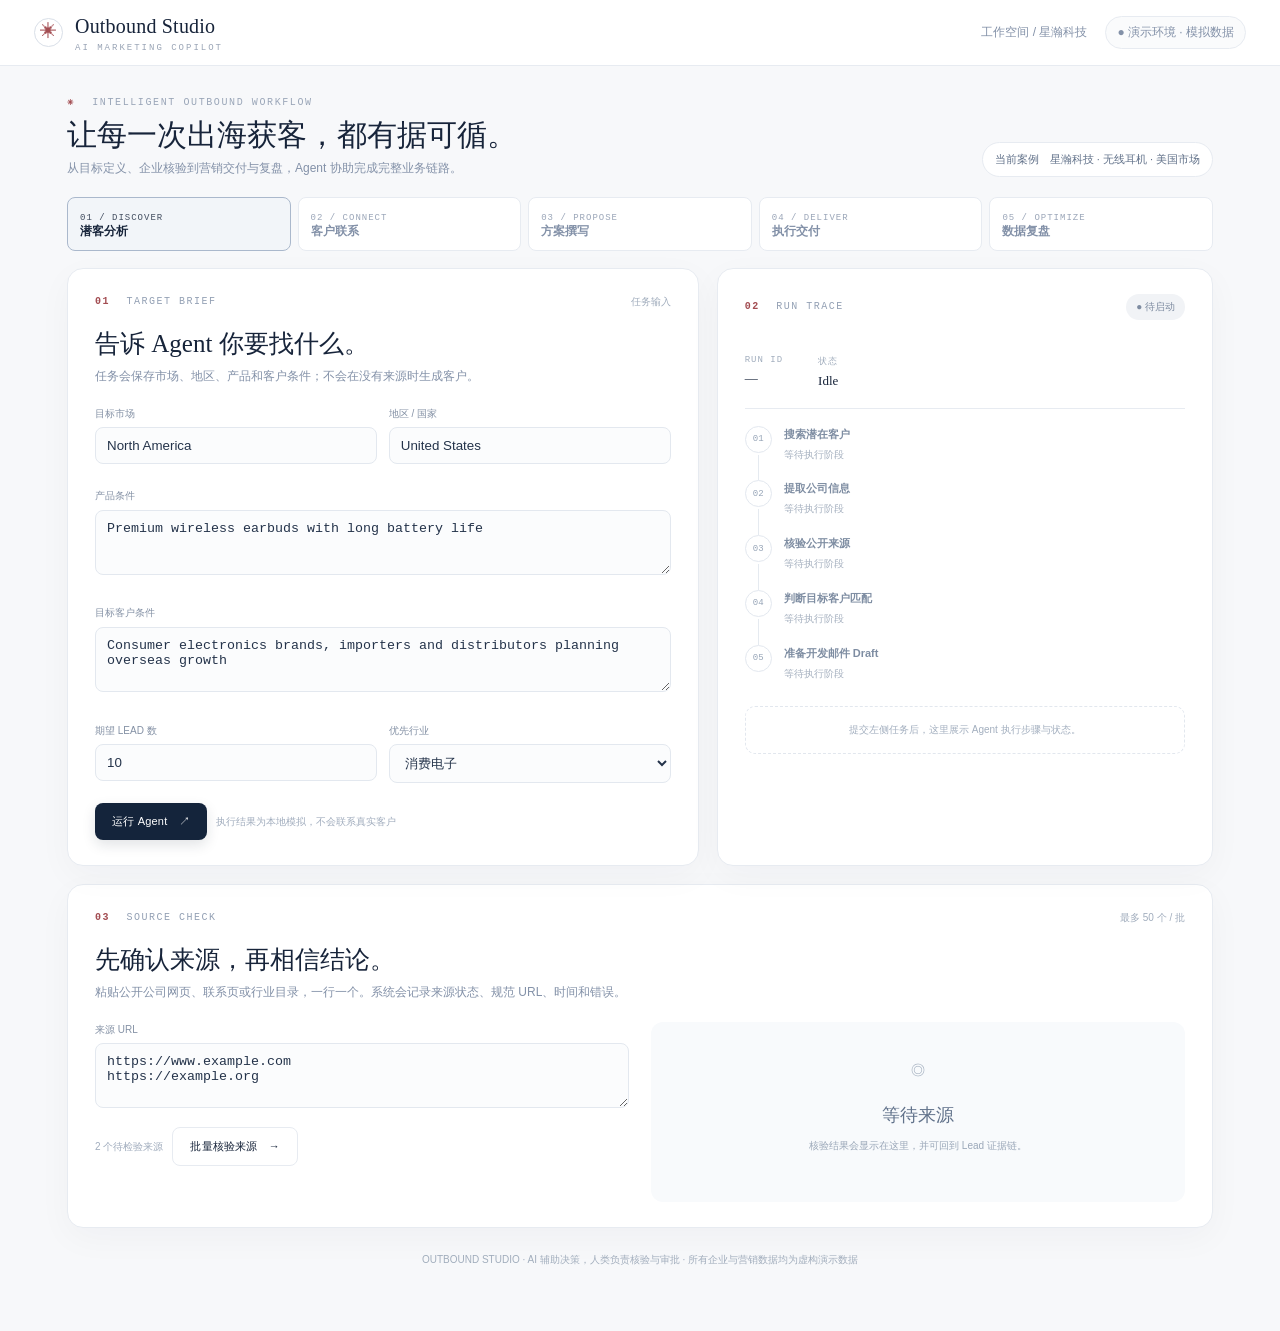
<file: reference/index.html>
<!doctype html>
<html lang="zh-CN">
<head>
<meta charset="utf-8"><meta name="viewport" content="width=device-width,initial-scale=1">
<title>Outbound Studio · AI 出海营销助手</title>
<style>
:root{--ink:#17243a;--muted:#8391a8;--line:#e7ebf1;--paper:#fff;--canvas:#f7f8fa;--navy:#14243b;--red:#a34d52;--blue:#4669a8;--pale:#f1f5fa;--green:#397d68}
*{box-sizing:border-box}body{margin:0;background:var(--canvas);color:var(--ink);font:14px/1.55 Inter,-apple-system,BlinkMacSystemFont,"Segoe UI","PingFang SC","Microsoft YaHei",sans-serif}
.shell{max-width:1440px;margin:auto;min-height:100vh}.top{height:66px;border-bottom:1px solid var(--line);background:#fff;display:flex;align-items:center;justify-content:space-between;padding:0 34px;position:sticky;top:0;z-index:5}
.logo{display:flex;align-items:center;gap:12px;font-family:Georgia,serif;font-size:20px;letter-spacing:.2px}.mark{width:29px;height:29px;border:1px solid #d9dfe8;border-radius:50%;display:grid;place-items:center;color:var(--red);font-size:17px}.logo small{display:block;font:9px/1.4 monospace;letter-spacing:2px;color:#9aa5b6}.topright{display:flex;align-items:center;gap:18px;color:var(--muted);font-size:12px}.status{border:1px solid var(--line);border-radius:20px;padding:6px 11px;background:#fafbfc}
main{max-width:1190px;margin:30px auto;padding:0 22px}.heading{display:flex;justify-content:space-between;align-items:end;margin-bottom:20px}.eyebrow{font:10px monospace;letter-spacing:1.6px;color:#9aa6b8}.eyebrow b{color:var(--red);margin-right:10px}.heading h1{font:30px/1.25 Georgia,"Songti SC",serif;font-weight:400;margin:8px 0 5px}.heading p{margin:0;color:var(--muted);font-size:12px}.case-pill{font-size:11px;color:#62728a;border:1px solid var(--line);padding:8px 12px;border-radius:20px;background:#fff}
.nav{display:flex;gap:7px;margin:0 0 17px;overflow:auto}.nav button{flex:1;min-width:125px;text-align:left;background:#fff;border:1px solid var(--line);border-radius:8px;padding:10px 12px;color:var(--muted);cursor:pointer}.nav button.active{border-color:#aab8cc;background:#f2f5f9;color:var(--ink)}.nav strong{display:block;font-size:12px;font-weight:600;color:inherit}.nav span{font:9px monospace;letter-spacing:1px;opacity:.8}
.grid{display:grid;grid-template-columns:1.12fr .88fr;gap:18px}.card{background:var(--paper);border:1px solid var(--line);border-radius:16px;padding:25px 27px;box-shadow:0 10px 35px rgba(27,42,67,.035)}.cardhead{display:flex;justify-content:space-between;align-items:center;margin-bottom:18px}.section{font:10px monospace;letter-spacing:1.5px;color:#93a0b4}.section b{color:var(--red);margin-right:9px}.hint{font-size:10px;color:#a1adbd}
h2{font:25px/1.3 Georgia,"Songti SC",serif;font-weight:400;margin:0 0 7px}.lead{font-size:12px;color:var(--muted);margin:0 0 20px}.fields{display:grid;grid-template-columns:1fr 1fr;gap:12px}.field{margin-bottom:12px}.field.full{grid-column:1/-1}.field label{display:block;font-size:10px;color:#8491a5;margin-bottom:6px}.field input,.field textarea,.field select{width:100%;border:1px solid #e3e8ef;border-radius:8px;background:#fbfcfd;padding:10px 11px;color:#24334a;font:12px inherit;outline:none}.field textarea{min-height:65px;resize:vertical}.field input:focus,.field textarea:focus{border-color:#9eafc6}.btn{border:0;border-radius:8px;background:var(--navy);color:#fff;padding:11px 17px;font-size:11px;letter-spacing:.2px;cursor:pointer;box-shadow:0 5px 13px #17243a20}.btn.light{background:#fff;color:var(--ink);border:1px solid var(--line);box-shadow:none}.btnline{display:flex;gap:9px;align-items:center;margin-top:8px}.micro{font-size:10px;color:#a0acbd}
.traceTop{display:flex;justify-content:space-between;align-items:center}.badge{font-size:10px;border-radius:18px;padding:5px 10px;background:#f1f3f6;color:#7e8ca1}.badge.done{background:#edf6f2;color:var(--green)}.meta{display:flex;gap:35px;border-bottom:1px solid var(--line);padding:17px 0 19px;margin-bottom:17px}.meta label{display:block;font:9px monospace;letter-spacing:1px;color:#a1adbd}.meta b{display:block;font:13px Georgia,serif;margin-top:5px}
.trace{list-style:none;padding:0;margin:0}.trace li{display:flex;gap:12px;position:relative;padding:0 0 16px;min-height:48px}.trace li:not(:last-child):before{content:"";position:absolute;left:13px;top:29px;bottom:0;border-left:1px solid #e5eaf0}.num{width:27px;height:27px;border:1px solid #e3e8ef;border-radius:50%;display:grid;place-items:center;font:9px monospace;color:#98a6b8;background:#fff;z-index:1;flex-shrink:0}.trace li.finished .num{border-color:#b9d6ca;color:var(--green);background:#f4faf7}.trace li.current .num{border-color:#c58d90;color:var(--red)}.trace strong{display:block;font-size:11px;font-weight:600;color:#7e8da2}.trace li.current strong{color:var(--ink)}.trace small{font-size:10px;color:#a5b0bf}.trace li.finished small{color:var(--green)}
.empty{margin-top:7px;border:1px dashed #e2e7ee;border-radius:10px;padding:15px;text-align:center;color:#a3afbf;font-size:10px}
.wide{margin-top:18px}.sourceGrid{display:grid;grid-template-columns:1fr 1fr;gap:22px}.sourcebox{background:#f8fafc;border-radius:12px;padding:18px;min-height:180px}.sourcebox.center{display:grid;place-items:center;text-align:center;color:#9aa7b8}.sourcebox textarea{width:100%;height:85px;border:1px solid #e5eaf0;border-radius:8px;padding:10px;background:white;font:12px/1.6 inherit}.sourceRows{font-size:11px}.sourceRows div{padding:9px 0;border-bottom:1px solid #e9edf2;display:flex;justify-content:space-between;gap:12px}.ok{color:var(--green)}
.output{border:1px solid #e7ebf1;border-radius:10px;padding:15px;background:#fbfcfe;font-size:12px;line-height:1.8;white-space:pre-wrap}.output b{color:#283c59}.two{display:grid;grid-template-columns:1fr 1fr;gap:10px}.metric{background:#f7f9fb;border-radius:9px;padding:12px}.metric b{font:23px Georgia,serif;display:block}.metric span{font-size:10px;color:var(--muted)}.table{width:100%;border-collapse:collapse;font-size:11px}.table th,.table td{text-align:left;padding:10px 7px;border-bottom:1px solid var(--line)}.table th{font-size:10px;color:#96a2b3;font-weight:500}.tag{border-radius:20px;background:#edf5f1;color:var(--green);padding:3px 7px;font-size:9px}.tag.wait{background:#f7f1e7;color:#a27a38}
.task{display:flex;align-items:flex-start;gap:10px;padding:11px 0;border-bottom:1px solid var(--line);font-size:11px}.task input{accent-color:#476b9f;margin-top:3px}.task small{display:block;color:#9aa6b7;margin-top:3px}.progress{height:5px;background:#edf0f4;border-radius:5px;margin:12px 0}.progress i{display:block;height:100%;background:#8299b8;border-radius:5px;width:40%}
.toast{position:fixed;bottom:22px;left:50%;transform:translateX(-50%);background:#17243a;color:white;padding:10px 16px;border-radius:8px;font-size:11px;opacity:0;transition:.2s;pointer-events:none}.toast.show{opacity:1}
.foot{font-size:10px;color:#a1adbc;text-align:center;padding:24px 0 35px}
@media(max-width:800px){.top{padding:0 17px}.topright{display:none}main{margin:20px auto}.heading{display:block}.case-pill{display:inline-block;margin-top:13px}.grid{grid-template-columns:1fr}.card{padding:20px}.sourceGrid{grid-template-columns:1fr}.nav button{min-width:115px}.heading h1{font-size:25px}}
</style></head>
<body><div class="shell">
<header class="top"><div class="logo"><div class="mark">✳</div><div>Outbound Studio<small>AI MARKETING COPILOT</small></div></div><div class="topright"><span>工作空间 / 星瀚科技</span><span class="status">● 演示环境 · 模拟数据</span></div></header>
<main>
<div class="heading"><div><div class="eyebrow"><b>✳</b> INTELLIGENT OUTBOUND WORKFLOW</div><h1>让每一次出海获客，都有据可循。</h1><p>从目标定义、企业核验到营销交付与复盘，Agent 协助完成完整业务链路。</p></div><div class="case-pill">当前案例　星瀚科技 · 无线耳机 · 美国市场</div></div>
<nav class="nav" id="nav">
<button class="active" data-i="0"><span>01 / DISCOVER</span><strong>潜客分析</strong></button>
<button data-i="1"><span>02 / CONNECT</span><strong>客户联系</strong></button>
<button data-i="2"><span>03 / PROPOSE</span><strong>方案撰写</strong></button>
<button data-i="3"><span>04 / DELIVER</span><strong>执行交付</strong></button>
<button data-i="4"><span>05 / OPTIMIZE</span><strong>数据复盘</strong></button>
</nav>
<div id="workspace"></div>
<div class="foot">OUTBOUND STUDIO · AI 辅助决策，人类负责核验与审批 · 所有企业与营销数据均为虚构演示数据</div>
</main></div><div class="toast" id="toast"></div>
<script>
const traceNames=[
["搜索潜在客户","提取公司信息","核验公开来源","判断目标客户匹配","准备开发邮件 Draft"],
["读取客户画像","提取业务切入点","生成个性化邮件","制定跟进节奏","等待人工审核"],
["整理客户需求","匹配服务能力","生成营销策略","拆解交付范围","生成方案 Draft"],
["读取已确认方案","创建执行任务","生成内容资产","质量检查与审核","等待交付确认"],
["汇总投放指标","计算关键指标","分析内容表现","识别问题与机会","生成下一轮建议"]
];
let stage=0,run=0,traceState="idle";
const $=s=>document.querySelector(s);
function toast(t){let e=$("#toast");e.textContent=t;e.classList.add("show");setTimeout(()=>e.classList.remove("show"),2200)}
function traceHTML(){return `<section class="card"><div class="cardhead"><div class="section"><b>02</b> RUN TRACE</div><span class="badge ${traceState==='done'?'done':''}">${traceState==='done'?'✓ 已完成':traceState==='running'?'● 执行中':'● 待启动'}</span></div><div class="meta"><div><label>RUN ID</label><b>${run?'RUN-2026-'+String(run).padStart(3,'0'):'—'}</b></div><div><label>状态</label><b>${traceState==='done'?'Success':traceState==='running'?'Running':'Idle'}</b></div></div><ol class="trace">${traceNames[stage].map((n,i)=>`<li class="${traceState==='done'?'finished':traceState==='running'&&i===0?'current':''}"><span class="num">${traceState==='done'?'✓':String(i+1).padStart(2,'0')}</span><div><strong>${n}</strong><small>${traceState==='done'?'已完成 · 模拟执行':traceState==='running'&&i===0?'正在处理当前任务':'等待执行阶段'}</small></div></li>`).join('')}</ol><div class="empty">${traceState==='done'?'本次 Run 已生成结果，可查看左侧业务产物。':'提交左侧任务后，这里展示 Agent 执行步骤与状态。'}</div></section>`}
function runNow(){run++;traceState='done';render();toast('模拟 Run 执行完成，结果已更新')}
function panel(title,desc,body,button='运行 Agent'){return `<div class="grid"><section class="card"><div class="cardhead"><div class="section"><b>01</b> TARGET BRIEF</div><span class="hint">任务输入</span></div><h2>${title}</h2><p class="lead">${desc}</p>${body}<div class="btnline"><button class="btn" onclick="runNow()">${button}　↗</button><span class="micro">执行结果为本地模拟，不会联系真实客户</span></div></section>${traceHTML()}</div>`}
function render(){
document.querySelectorAll('#nav button').forEach((b,i)=>b.classList.toggle('active',i===stage));
let w='';
if(stage===0){
w=panel('告诉 Agent 你要找什么。','任务会保存市场、地区、产品和客户条件；不会在没有来源时生成客户。',`
<div class="fields"><div class="field"><label>目标市场</label><input value="North America"></div><div class="field"><label>地区 / 国家</label><input value="United States"></div>
<div class="field full"><label>产品条件</label><textarea>Premium wireless earbuds with long battery life</textarea></div><div class="field full"><label>目标客户条件</label><textarea>Consumer electronics brands, importers and distributors planning overseas growth</textarea></div><div class="field"><label>期望 LEAD 数</label><input value="10" type="number"></div><div class="field"><label>优先行业</label><select><option>消费电子</option><option>家居用品</option><option>户外运动</option></select></div></div>`);
w+=`<section class="card wide"><div class="cardhead"><div class="section"><b>03</b> SOURCE CHECK</div><span class="hint">最多 50 个 / 批</span></div><h2>先确认来源，再相信结论。</h2><p class="lead">粘贴公开公司网页、联系页或行业目录，一行一个。系统会记录来源状态、规范 URL、时间和错误。</p><div class="sourceGrid"><div><div class="field"><label>来源 URL</label><textarea id="urls">https://www.example.com
https://example.org</textarea></div><div class="btnline"><span class="micro">2 个待检验来源</span><button class="btn light" onclick="checkSources()">批量核验来源　→</button></div></div><div class="sourcebox center" id="sourceResult"><div>◎<br><br><b style="color:#60718a;font:18px Georgia">等待来源</b><p style="font-size:10px">核验结果会显示在这里，并可回到 Lead 证据链。</p></div></div></div></section>`;
}else if(stage===1){
w=panel('先建立联系，再推动对话。','根据已筛选的星瀚科技客户画像，生成一封有具体业务切入点的首轮邮件。',`
<div class="field"><label>客户与联系人</label><input value="星瀚科技 · 海外市场负责人（待确认姓名）"></div><div class="field"><label>邮件主题</label><input id="subject" value="关于贵司无线耳机拓展美国市场的几个建议"></div><div class="field"><label>邮件正文 Draft</label><textarea id="email" style="min-height:190px">您好，星瀚科技团队：

了解到贵司正在探索美国市场。无线耳机品类的消费者通常会关注续航、佩戴舒适度与真实使用体验。

我们建议先从竞品内容观察和小规模社媒内容测试切入，验证哪些卖点更能吸引目标受众，再决定后续投放方向。

如果方便，希望约 20 分钟了解贵司当前的市场目标、推广节奏与团队分工，再判断是否有合作空间。

祝好！
出海营销顾问</textarea></div><div class="field"><label>跟进节奏</label><div class="output">Day 0 · 发送首封邮件（人工审核后）<br>Day 3 · 补充一条竞品内容观察<br>Day 7 · 分享相关市场洞察并询问沟通意向<br>Day 14 · 无回复则转入低频培育</div></div>`, '生成联系草稿');
w+=`<section class="card wide"><div class="cardhead"><div class="section"><b>03</b> HUMAN REVIEW</div><span class="badge">待审核</span></div><p class="lead">对外发送前由销售确认联系人、事实和语气。Demo 仅支持复制草稿，不会真实发送。</p><button class="btn light" onclick="copyEmail()">复制邮件草稿　↗</button></section>`;
}else if(stage===2){
w=panel('把客户需求变成可验收的服务方案。','方案围绕美国市场首轮验证设计，先验证内容与受众，再决定是否扩大投放。',`
<div class="field"><label>客户需求摘要</label><textarea>星瀚科技希望拓展美国市场，目前海外品牌知名度较低，缺少社媒运营经验和成熟广告策略。预算、目标人群与历史投放数据待访谈确认。</textarea></div><div class="field"><label>服务目标</label><input value="4 周内验证目标受众与高潜内容方向"></div><div class="field"><label>服务方案 Draft</label><div class="output" id="proposal"><b>星瀚科技｜美国市场首轮营销验证</b><br><br>01 市场研究：分析 5 个竞品账号、内容卖点与互动表现。<br>02 内容策划：输出 3 个主题、6 条短视频脚本。<br>03 内容测试：适配 3 条素材，制定小额测试投放建议。<br>04 数据复盘：分析曝光、点击、互动及落地页转化。<br><br><b>交付物：</b>竞品分析表、内容策略、6 条脚本、测试复盘报告。<br><b>客户配合：</b>产品资料、品牌素材、独立站链接、历史数据、预算范围。<br><b>验收：</b>交付物完整、数据口径明确、建议有依据；不承诺投放结果。</div></div>`);
w+=`<section class="card wide"><div class="cardhead"><div class="section"><b>03</b> SCOPE & ACCEPTANCE</div><span class="badge wait">待客户确认</span></div><div class="two"><div class="metric"><b>4 周</b><span>建议服务周期</span></div><div class="metric"><b>4 项</b><span>核心交付物类型</span></div></div><p class="lead" style="margin:14px 0 0">预算与 KPI 需在需求访谈后共同确认，不以虚构报价或未经验证的效果承诺成交。</p><div class="btnline"><button class="btn light" onclick="copyProposal()">复制方案内容　↗</button><button class="btn" onclick="stage=3;traceState='idle';render()">确认方案并拆解任务 →</button></div></section>`;
}else if(stage===3){
w=panel('让方案进入可追踪的执行状态。','Agent 根据已确认的服务范围拆解任务，并为每项任务定义负责人、时间和交付物。',`
<div class="field"><label>执行项目</label><input value="星瀚科技 · 美国市场首轮营销验证"></div><div class="field"><label>任务列表</label><div class="task"><input type="checkbox" checked><div>竞品账号初筛<small>市场研究 · 已完成 · 竞品观察表</small></div></div><div class="task"><input type="checkbox" checked><div>目标人群与卖点梳理<small>策略顾问 · 已完成 · 受众假设</small></div></div><div class="task"><input type="checkbox"><div>短视频脚本撰写（6 条）<small>内容策划 · 进行中 · 第 2 周</small></div></div><div class="task"><input type="checkbox"><div>素材制作与审核<small>创意团队 · 待开始 · 第 3 周</small></div></div><div class="task"><input type="checkbox"><div>测试数据整理与复盘<small>投放分析 · 待开始 · 第 4 周</small></div></div></div><div class="progress"><i></i></div><div class="micro">演示进度：2 / 5 项完成 · 40%</div>`);
w+=`<section class="card wide"><div class="cardhead"><div class="section"><b>03</b> DELIVERY SAMPLE</div><span class="badge done">样例已生成</span></div><h2>交付样例 · 短视频脚本 #01</h2><div class="output"><b>主题：</b>通勤场景下的无线耳机续航体验<br><b>Hook：</b>“Your commute is long. Your earbuds should keep up.”<br><br>镜头 1：早高峰通勤，展示佩戴场景。<br>镜头 2：展示续航参数（需客户确认真实规格）。<br>镜头 3：展示收纳盒与充电场景。<br><b>CTA：</b>Explore the features / Learn more.<br><br><span style="color:#a27a38">审核提醒：产品参数、认证及功效表述须经客户核实后发布。</span></div></section>`;
}else{
w=panel('复盘不是总结，而是决定下一轮怎么做。','以下为模拟首轮投放数据。当前没有订单与落地页事件数据，因此不推断真实获客成本。',`
<div class="two"><div class="metric"><b>48,000</b><span>曝光量</span></div><div class="metric"><b>1,440</b><span>点击量</span></div><div class="metric"><b>3.0%</b><span>整体 CTR</span></div><div class="metric"><b>—</b><span>CPA（缺少转化数据）</span></div></div><div style="height:15px"></div><table class="table"><thead><tr><th>内容方向</th><th>曝光</th><th>点击</th><th>CTR</th></tr></thead><tbody><tr><td>通勤续航</td><td>18,000</td><td>720</td><td><b>4.0%</b></td></tr><tr><td>音质体验</td><td>16,000</td><td>400</td><td>2.5%</td></tr><tr><td>外观设计</td><td>14,000</td><td>320</td><td>2.3%</td></tr></tbody></table><div class="field" style="margin-top:16px"><label>AI 复盘结论</label><div class="output">通勤续航方向 CTR 最高（4.0%），比其他主题更能吸引点击。建议保留该方向并继续验证；音质与外观方向需要调整开场表达。当前缺少落地页访问、加购与购买事件，无法判断销售贡献。</div></div>`);
w+=`<section class="card wide"><div class="cardhead"><div class="section"><b>03</b> NEXT EXPERIMENT</div><span class="badge">建议方案</span></div><h2>下一轮优化建议</h2><div class="output">01 · 将 60% 内容资源投入通勤续航主题，20% 音质、20% 外观作为对照。<br>02 · 针对通勤人群制作 2 个不同开场 Hook，进行 A/B 测试。<br>03 · 补充落地页访问、加购、购买事件埋点。<br>04 · 联合观察 CTR、落地页转化率与 CPA，不以曝光量单独判断。<br>05 · 达到预设样本量后，再决定是否扩大预算。</div><div class="btnline"><button class="btn" onclick="toast('已生成下一轮实验建议（模拟）')">生成下一轮实验　↗</button></div></section>`;
}
$("#workspace").innerHTML=w;
}
function checkSources(){let urls=$("#urls").value.split(/\n/).map(x=>x.trim()).filter(Boolean);$("#sourceResult").className="sourcebox";$("#sourceResult").innerHTML=`<div style="width:100%;text-align:left"><b style="font:16px Georgia">来源核验结果</b><div class="sourceRows">${urls.map(u=>`<div><span>${u}</span><span class="ok">待人工核实</span></div>`).join('')}</div><p class="micro">演示说明：未访问这些网址；状态不会伪装成真实核验成功。</p></div>`;toast('已生成来源待核验清单')}
function copyEmail(){let t='主题：'+($("#subject")?.value||'')+'\n\n'+($("#email")?.value||'');navigator.clipboard?.writeText(t);toast('邮件草稿已复制（如剪贴板受限请手动复制）')}
function copyProposal(){let t=$("#proposal")?.innerText||'';navigator.clipboard?.writeText(t);toast('方案内容已复制')}
document.querySelectorAll('#nav button').forEach(b=>b.addEventListener('click',()=>{stage=+b.dataset.i;traceState='idle';render()}));
render();
</script></body></html>
</file>
